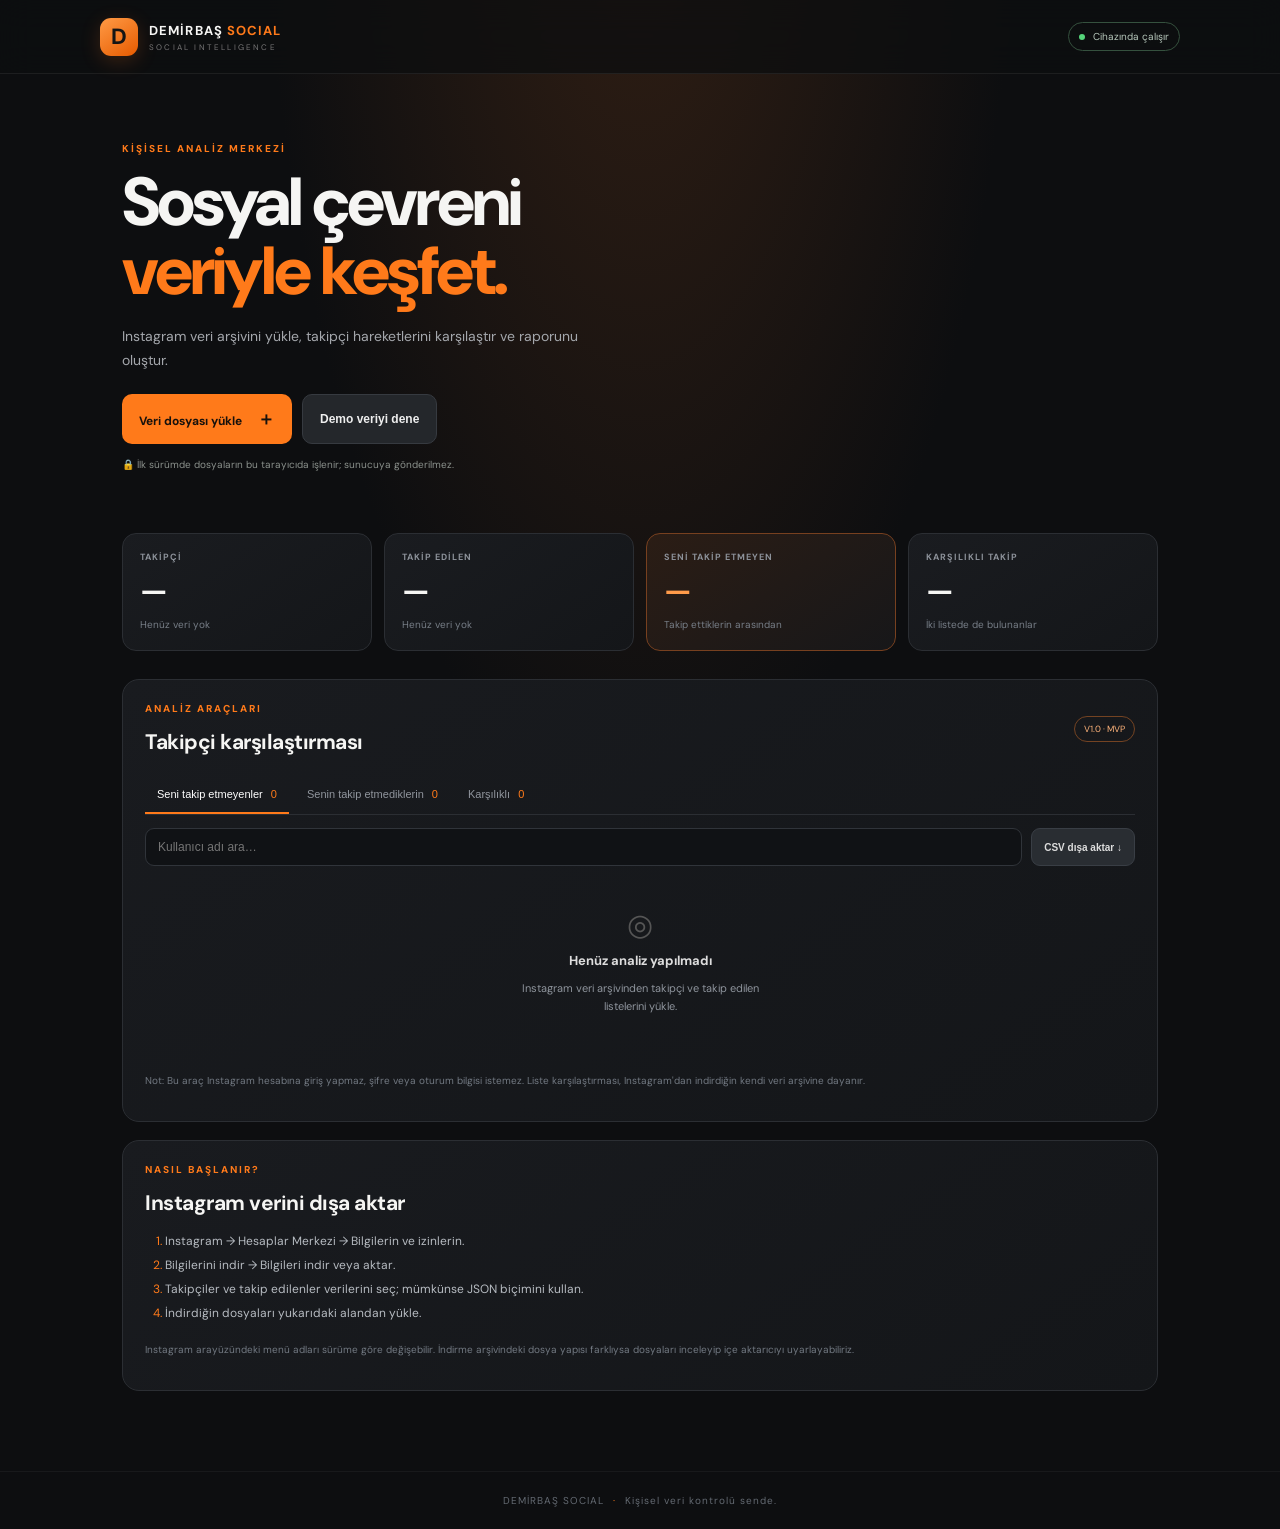
<file: DEMIRBAS-SOCIAL/index.html>
<!doctype html>
<html lang="tr">
<head>
  <meta charset="utf-8">
  <meta name="viewport" content="width=device-width,initial-scale=1,viewport-fit=cover">
  <meta name="theme-color" content="#111111">
  <meta name="description" content="DEMİRBAŞ SOCIAL — kişisel sosyal medya analiz merkezi">
  <link rel="manifest" href="manifest.webmanifest">
  <link rel="icon" href="icon.svg" type="image/svg+xml">
  <link rel="stylesheet" href="styles.css">
  <title>DEMİRBAŞ SOCIAL</title>
</head>
<body>
  <header class="topbar">
    <div class="brand"><span class="brand-mark">D</span><div><strong>DEMİRBAŞ <em>SOCIAL</em></strong><small>SOCIAL INTELLIGENCE</small></div></div>
    <span class="local-pill"><i></i> Cihazında çalışır</span>
  </header>

  <main>
    <section class="hero">
      <p class="eyebrow">KİŞİSEL ANALİZ MERKEZİ</p>
      <h1>Sosyal çevreni<br><span>veriyle keşfet.</span></h1>
      <p class="sub">Instagram veri arşivini yükle, takipçi hareketlerini karşılaştır ve raporunu oluştur.</p>
      <div class="actions">
        <label class="primary-btn" for="fileInput">Veri dosyası yükle <b>＋</b></label>
        <input id="fileInput" type="file" accept=".json,.html,.htm,.csv,.txt" multiple hidden>
        <button class="secondary-btn" id="demoBtn">Demo veriyi dene</button>
      </div>
      <p class="privacy-note">🔒 İlk sürümde dosyaların bu tarayıcıda işlenir; sunucuya gönderilmez.</p>
    </section>

    <section class="stats">
      <article class="stat-card"><span>TAKİPÇİ</span><strong id="followersCount">—</strong><small id="followersHint">Henüz veri yok</small></article>
      <article class="stat-card"><span>TAKİP EDİLEN</span><strong id="followingCount">—</strong><small id="followingHint">Henüz veri yok</small></article>
      <article class="stat-card accent-card"><span>SENİ TAKİP ETMEYEN</span><strong id="notFollowingBack">—</strong><small>Takip ettiklerin arasından</small></article>
      <article class="stat-card"><span>KARŞILIKLI TAKİP</span><strong id="mutualCount">—</strong><small>İki listede de bulunanlar</small></article>
    </section>

    <section class="panel">
      <div class="section-head"><div><p class="eyebrow">ANALİZ ARAÇLARI</p><h2>Takipçi karşılaştırması</h2></div><span class="tag">V1.0 · MVP</span></div>
      <div class="tabs" role="tablist">
        <button class="tab active" data-tab="notback">Seni takip etmeyenler <span id="notbackTabCount">0</span></button>
        <button class="tab" data-tab="fans">Senin takip etmediklerin <span id="fansTabCount">0</span></button>
        <button class="tab" data-tab="mutual">Karşılıklı <span id="mutualTabCount">0</span></button>
      </div>
      <div class="list-toolbar"><input id="searchInput" type="search" placeholder="Kullanıcı adı ara…"><button id="exportBtn" class="export-btn">CSV dışa aktar ↓</button></div>
      <div id="resultList" class="result-list"><div class="empty"><span>◎</span><strong>Henüz analiz yapılmadı</strong><p>Instagram veri arşivinden takipçi ve takip edilen listelerini yükle.</p></div></div>
      <p class="footnote">Not: Bu araç Instagram hesabına giriş yapmaz, şifre veya oturum bilgisi istemez. Liste karşılaştırması, Instagram'dan indirdiğin kendi veri arşivine dayanır.</p>
    </section>

    <section class="howto">
      <p class="eyebrow">NASIL BAŞLANIR?</p>
      <h2>Instagram verini dışa aktar</h2>
      <ol>
        <li>Instagram → Hesaplar Merkezi → Bilgilerin ve izinlerin.</li>
        <li>Bilgilerini indir → Bilgileri indir veya aktar.</li>
        <li>Takipçiler ve takip edilenler verilerini seç; mümkünse JSON biçimini kullan.</li>
        <li>İndirdiğin dosyaları yukarıdaki alandan yükle.</li>
      </ol>
      <p class="footnote">Instagram arayüzündeki menü adları sürüme göre değişebilir. İndirme arşivindeki dosya yapısı farklıysa dosyaları inceleyip içe aktarıcıyı uyarlayabiliriz.</p>
    </section>
  </main>
  <footer>DEMİRBAŞ SOCIAL <span>·</span> Kişisel veri kontrolü sende.</footer>
  <script src="app.js"></script>
  <script>
    if ("serviceWorker" in navigator) window.addEventListener("load", () => navigator.serviceWorker.register("./sw.js").catch(()=>{}));
  </script>
</body>
</html>
</file>
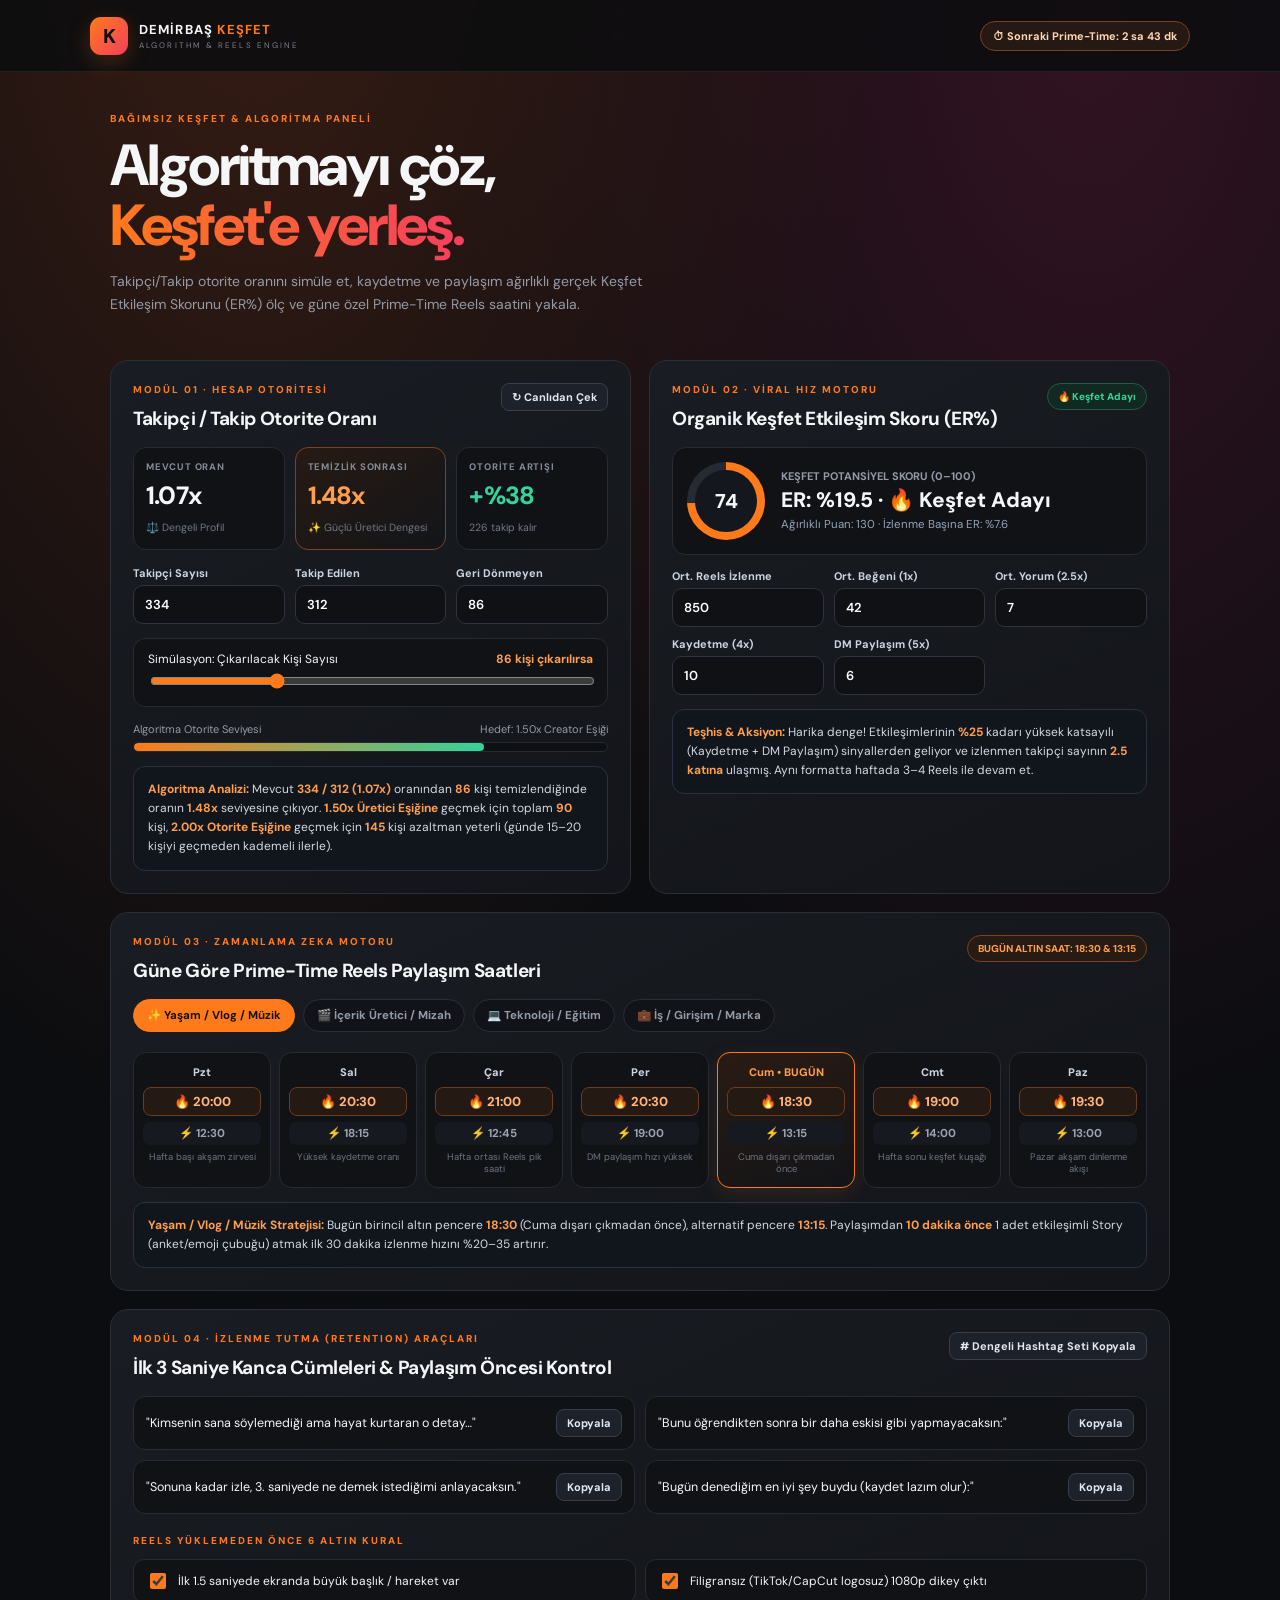
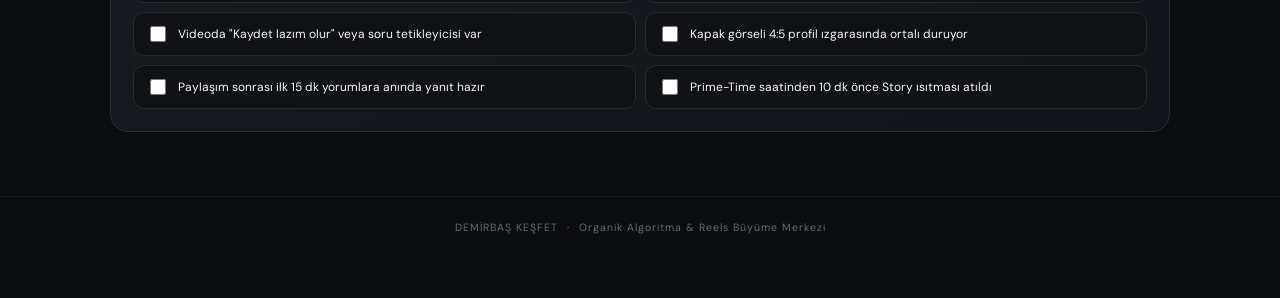
<file: kesfet/index.html>
<!doctype html>
<html lang="tr">
<head>
  <meta charset="utf-8">
  <meta name="viewport" content="width=device-width,initial-scale=1,maximum-scale=1,user-scalable=no,viewport-fit=cover">
  <meta name="apple-mobile-web-app-capable" content="yes">
  <meta name="apple-mobile-web-app-status-bar-style" content="black-translucent">
  <meta name="apple-mobile-web-app-title" content="D KEŞFET">
  <meta name="theme-color" content="#111216">
  <meta name="description" content="DEMİRBAŞ KEŞFET — Takipçi/Takip Otorite Oranı, Organik Keşfet Skoru (ER%) ve Prime-Time Reels Planlayıcı">
  <link rel="manifest" href="manifest.webmanifest">
  <link rel="icon" href="icon.svg" type="image/svg+xml">
  <link rel="apple-touch-icon" href="icon.svg">
  <link rel="stylesheet" href="styles.css">
  <title>DEMİRBAŞ KEŞFET — Algoritma Motoru</title>
</head>
<body>
  <header class="topbar">
    <div class="brand">
      <span class="brand-mark">K</span>
      <div>
        <strong>DEMİRBAŞ <em>KEŞFET</em></strong>
        <small>ALGORITHM &amp; REELS ENGINE</small>
      </div>
    </div>
    <div class="countdown-pill" id="nextSlotPill">⏱ Prime-Time hesaplanıyor…</div>
  </header>

  <main>
    <section class="hero">
      <p class="eyebrow">BAĞIMSIZ KEŞFET &amp; ALGORİTMA PANELİ</p>
      <h1>Algoritmayı çöz,<br><span>Keşfet'e yerleş.</span></h1>
      <p class="sub">
        Takipçi/Takip otorite oranını simüle et, kaydetme ve paylaşım ağırlıklı gerçek Keşfet Etkileşim Skorunu (ER%) ölç ve güne özel Prime-Time Reels saatini yakala.
      </p>
    </section>

    <div class="grid-2">
      <!-- 1. MODÜL: TAKİPÇİ / TAKİP OTORİTE ORANI SİMÜLATÖRÜ -->
      <section class="panel">
        <div class="section-head">
          <div>
            <p class="eyebrow">MODÜL 01 · HESAP OTORİTESİ</p>
            <h2>Takipçi / Takip Otorite Oranı</h2>
          </div>
          <button class="copy-btn" id="syncBridgeBtn" type="button">↻ Canlıdan Çek</button>
        </div>

        <div class="kpi-row">
          <div class="kpi">
            <span>MEVCUT ORAN</span>
            <strong id="curRatioText">1.07x</strong>
            <small id="curTierText">Dengeli Hesap</small>
          </div>
          <div class="kpi highlight">
            <span>TEMİZLİK SONRASI</span>
            <strong id="targetRatioText">1.48x</strong>
            <small id="targetTierText">Yükselen Üretici</small>
          </div>
          <div class="kpi">
            <span>OTORİTE ARTIŞI</span>
            <strong id="gainPctText" style="color:var(--green);">+%38</strong>
            <small id="cleanRemainText">226 takip kalır</small>
          </div>
        </div>

        <div class="field-grid">
          <div>
            <label class="lbl" for="inpFollowers">Takipçi Sayısı</label>
            <input class="inp" id="inpFollowers" type="number" min="1" value="334">
          </div>
          <div>
            <label class="lbl" for="inpFollowing">Takip Edilen</label>
            <input class="inp" id="inpFollowing" type="number" min="1" value="312">
          </div>
          <div>
            <label class="lbl" for="inpNonBack">Geri Dönmeyen</label>
            <input class="inp" id="inpNonBack" type="number" min="0" value="86">
          </div>
        </div>

        <div class="slider-box">
          <div style="display:flex;justify-content:space-between;font-size:12px;">
            <span>Simülasyon: Çıkarılacak Kişi Sayısı</span>
            <strong id="sliderValLabel" style="color:var(--orange2);">86 kişi</strong>
          </div>
          <input type="range" id="unfollowSlider" min="0" max="312" value="86">
        </div>

        <div class="meter-wrap">
          <div class="meter-labels">
            <span>Algoritma Otorite Seviyesi</span>
            <span id="meterRightLabel">Hedef: 1.50x Creator Eşiği</span>
          </div>
          <div class="meter-track">
            <div class="meter-fill" id="ratioMeterFill" style="width:74%;"></div>
          </div>
        </div>

        <div class="advice-card" id="ratioAdvice"></div>
      </section>

      <!-- 2. MODÜL: AĞIRLIKLI ORGANİK KEŞFET SKORU (ER%) -->
      <section class="panel">
        <div class="section-head">
          <div>
            <p class="eyebrow">MODÜL 02 · VİRAL HIZ MOTORU</p>
            <h2>Organik Keşfet Etkileşim Skoru (ER%)</h2>
          </div>
          <span class="badge green" id="erBadge">ANALİZ HAZIR</span>
        </div>

        <div class="score-dial">
          <div class="score-circle" id="scoreCircle">
            <div class="score-inner" id="viralScoreNum">78</div>
          </div>
          <div>
            <div style="font-size:11px;color:var(--muted);font-weight:700;">KEŞFET POTANSİYEL SKORU (0–100)</div>
            <div style="font-size:21px;font-weight:800;margin:3px 0;" id="erHeadline">ER: %19.5 · 🔥 Keşfet Adayı</div>
            <div style="font-size:11.5px;color:#94a3b8;" id="weightedBreakdown">Kaydetme (4x) ve Paylaşım (5x) katsayılı hesap</div>
          </div>
        </div>

        <div class="field-grid">
          <div>
            <label class="lbl" for="inpPlays">Ort. Reels İzlenme</label>
            <input class="inp" id="inpPlays" type="number" min="0" value="850">
          </div>
          <div>
            <label class="lbl" for="inpLikes">Ort. Beğeni (1x)</label>
            <input class="inp" id="inpLikes" type="number" min="0" value="42">
          </div>
          <div>
            <label class="lbl" for="inpComments">Ort. Yorum (2.5x)</label>
            <input class="inp" id="inpComments" type="number" min="0" value="7">
          </div>
          <div>
            <label class="lbl" for="inpSaves">Kaydetme (4x)</label>
            <input class="inp" id="inpSaves" type="number" min="0" value="10">
          </div>
          <div>
            <label class="lbl" for="inpShares">DM Paylaşım (5x)</label>
            <input class="inp" id="inpShares" type="number" min="0" value="6">
          </div>
        </div>

        <div class="advice-card" id="erAdvice"></div>
      </section>
    </div>

    <!-- 3. MODÜL: GÜNE GÖRE PRIME-TIME REELS PAYLAŞIM SAATİ ÖNERİCİSİ -->
    <section class="panel">
      <div class="section-head">
        <div>
          <p class="eyebrow">MODÜL 03 · ZAMANLAMA ZEKA MOTORU</p>
          <h2>Güne Göre Prime-Time Reels Paylaşım Saatleri</h2>
        </div>
        <span class="badge" id="todayPrimeBadge">BUGÜN: —</span>
      </div>

      <div class="niche-tabs" id="nicheTabs">
        <button class="niche-btn active" data-niche="lifestyle" type="button">✨ Yaşam / Vlog / Müzik</button>
        <button class="niche-btn" data-niche="creator" type="button">🎬 İçerik Üretici / Mizah</button>
        <button class="niche-btn" data-niche="tech" type="button">💻 Teknoloji / Eğitim</button>
        <button class="niche-btn" data-niche="business" type="button">💼 İş / Girişim / Marka</button>
      </div>

      <div class="week-grid" id="weekGrid"></div>

      <div class="advice-card" id="timingAdvice"></div>
    </section>

    <!-- 4. MODÜL: İLK 3 SANİYE KANCA (HOOK) & KEŞFET KONTROL LİSTESİ -->
    <section class="panel">
      <div class="section-head">
        <div>
          <p class="eyebrow">MODÜL 04 · İZLENME TUTMA (RETENTION) ARAÇLARI</p>
          <h2>İlk 3 Saniye Kanca Cümleleri &amp; Paylaşım Öncesi Kontrol</h2>
        </div>
        <button class="copy-btn" id="copyHashtagsBtn" type="button"># Dengeli Hashtag Seti Kopyala</button>
      </div>

      <div class="hook-list" id="hookList"></div>

      <p class="eyebrow" style="margin-top:20px;">REELS YÜKLEMEDEN ÖNCE 6 ALTIN KURAL</p>
      <div class="checklist" id="prePostChecklist">
        <label class="chk-row"><input type="checkbox" checked> İlk 1.5 saniyede ekranda büyük başlık / hareket var</label>
        <label class="chk-row"><input type="checkbox" checked> Filigransız (TikTok/CapCut logosuz) 1080p dikey çıktı</label>
        <label class="chk-row"><input type="checkbox"> Videoda "Kaydet lazım olur" veya soru tetikleyicisi var</label>
        <label class="chk-row"><input type="checkbox"> Kapak görseli 4:5 profil ızgarasında ortalı duruyor</label>
        <label class="chk-row"><input type="checkbox"> Paylaşım sonrası ilk 15 dk yorumlara anında yanıt hazır</label>
        <label class="chk-row"><input type="checkbox"> Prime-Time saatinden 10 dk önce Story ısıtması atıldı</label>
      </div>
    </section>
  </main>

  <footer>DEMİRBAŞ KEŞFET <span>·</span> Organik Algoritma &amp; Reels Büyüme Merkezi</footer>

  <script src="app.js"></script>
  <script>
    if ("serviceWorker" in navigator) {
      window.addEventListener("load", () => navigator.serviceWorker.register("./sw.js").catch(() => {}));
    }
  </script>
</body>
</html>
</file>
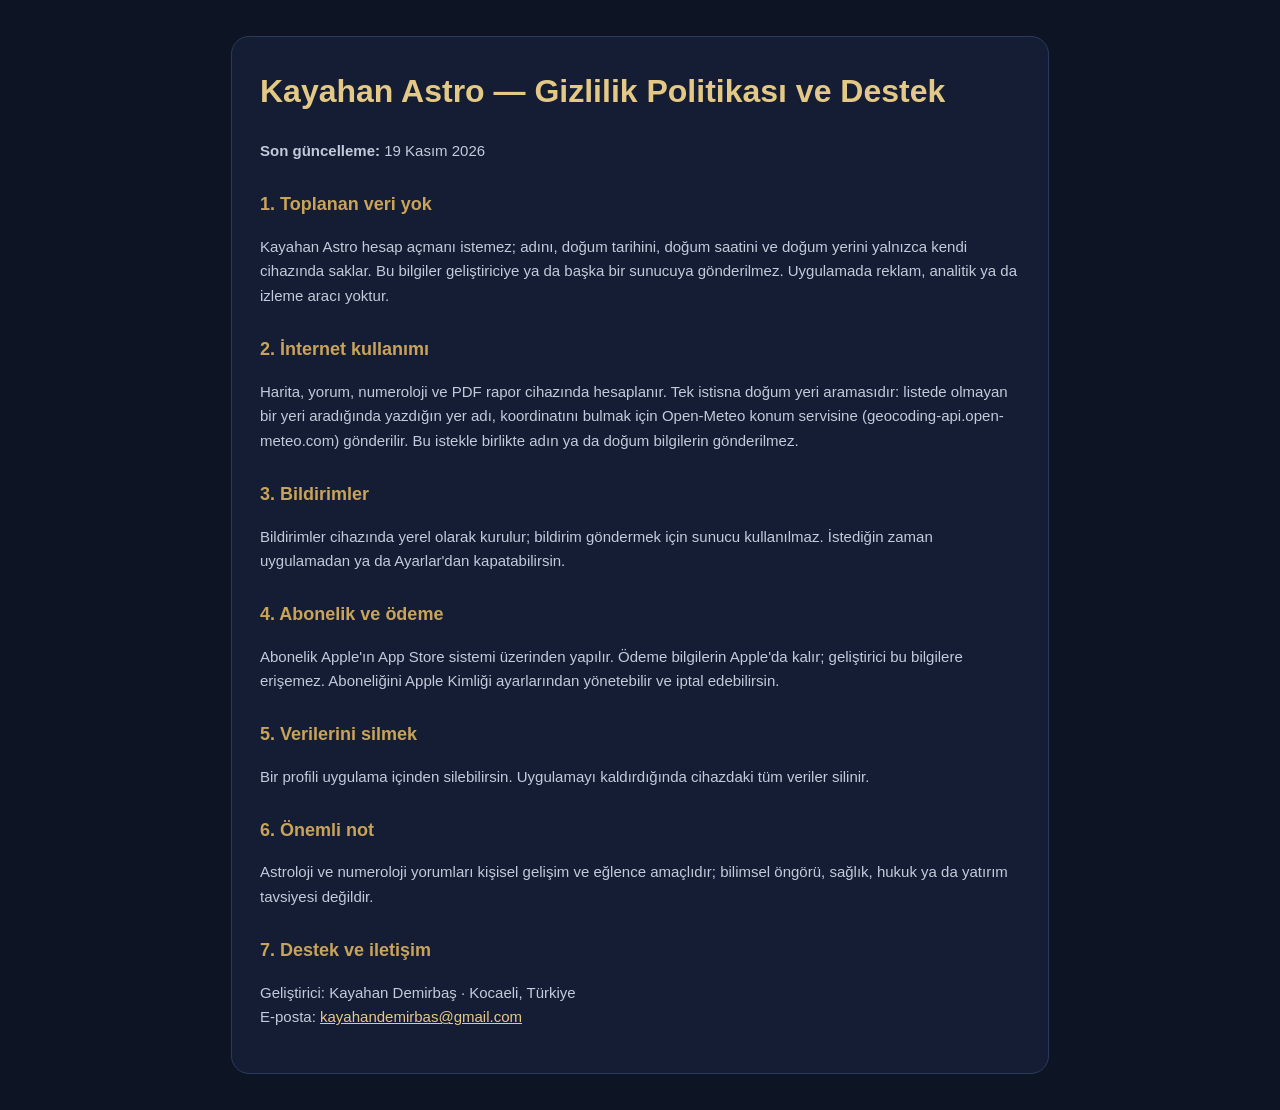
<file: astro-gizlilik.html>
<!doctype html>
<html lang="tr"><head><meta charset="utf-8"><meta name="viewport" content="width=device-width,initial-scale=1">
<title>Kayahan Astro — Gizlilik Politikası ve Destek</title>
<style>body{margin:0;background:#0d1424;color:#e8e4d8;font-family:-apple-system,BlinkMacSystemFont,"Segoe UI",Roboto,sans-serif;line-height:1.65;padding:36px 20px}main{max-width:760px;margin:auto;background:#141d33;border:1px solid #2b3a5c;border-radius:18px;padding:28px}h1{color:#e4c886;margin-top:0;font-weight:600}h2{color:#c9a35a;font-size:18px;margin-top:26px}p,li{color:#c3cadb;font-size:15px}a{color:#e4c886}</style></head>
<body><main>
<h1>Kayahan Astro — Gizlilik Politikası ve Destek</h1>
<p><strong>Son güncelleme:</strong> 19 Kasım 2026</p>
<h2>1. Toplanan veri yok</h2>
<p>Kayahan Astro hesap açmanı istemez; adını, doğum tarihini, doğum saatini ve doğum yerini yalnızca kendi cihazında saklar. Bu bilgiler geliştiriciye ya da başka bir sunucuya gönderilmez. Uygulamada reklam, analitik ya da izleme aracı yoktur.</p>
<h2>2. İnternet kullanımı</h2>
<p>Harita, yorum, numeroloji ve PDF rapor cihazında hesaplanır. Tek istisna doğum yeri aramasıdır: listede olmayan bir yeri aradığında yazdığın yer adı, koordinatını bulmak için Open-Meteo konum servisine (geocoding-api.open-meteo.com) gönderilir. Bu istekle birlikte adın ya da doğum bilgilerin gönderilmez.</p>
<h2>3. Bildirimler</h2>
<p>Bildirimler cihazında yerel olarak kurulur; bildirim göndermek için sunucu kullanılmaz. İstediğin zaman uygulamadan ya da Ayarlar'dan kapatabilirsin.</p>
<h2>4. Abonelik ve ödeme</h2>
<p>Abonelik Apple'ın App Store sistemi üzerinden yapılır. Ödeme bilgilerin Apple'da kalır; geliştirici bu bilgilere erişemez. Aboneliğini Apple Kimliği ayarlarından yönetebilir ve iptal edebilirsin.</p>
<h2>5. Verilerini silmek</h2>
<p>Bir profili uygulama içinden silebilirsin. Uygulamayı kaldırdığında cihazdaki tüm veriler silinir.</p>
<h2>6. Önemli not</h2>
<p>Astroloji ve numeroloji yorumları kişisel gelişim ve eğlence amaçlıdır; bilimsel öngörü, sağlık, hukuk ya da yatırım tavsiyesi değildir.</p>
<h2>7. Destek ve iletişim</h2>
<p>Geliştirici: Kayahan Demirbaş · Kocaeli, Türkiye<br>E-posta: <a href="mailto:kayahandemirbas@gmail.com">kayahandemirbas@gmail.com</a></p>
</main></body></html>
</file>
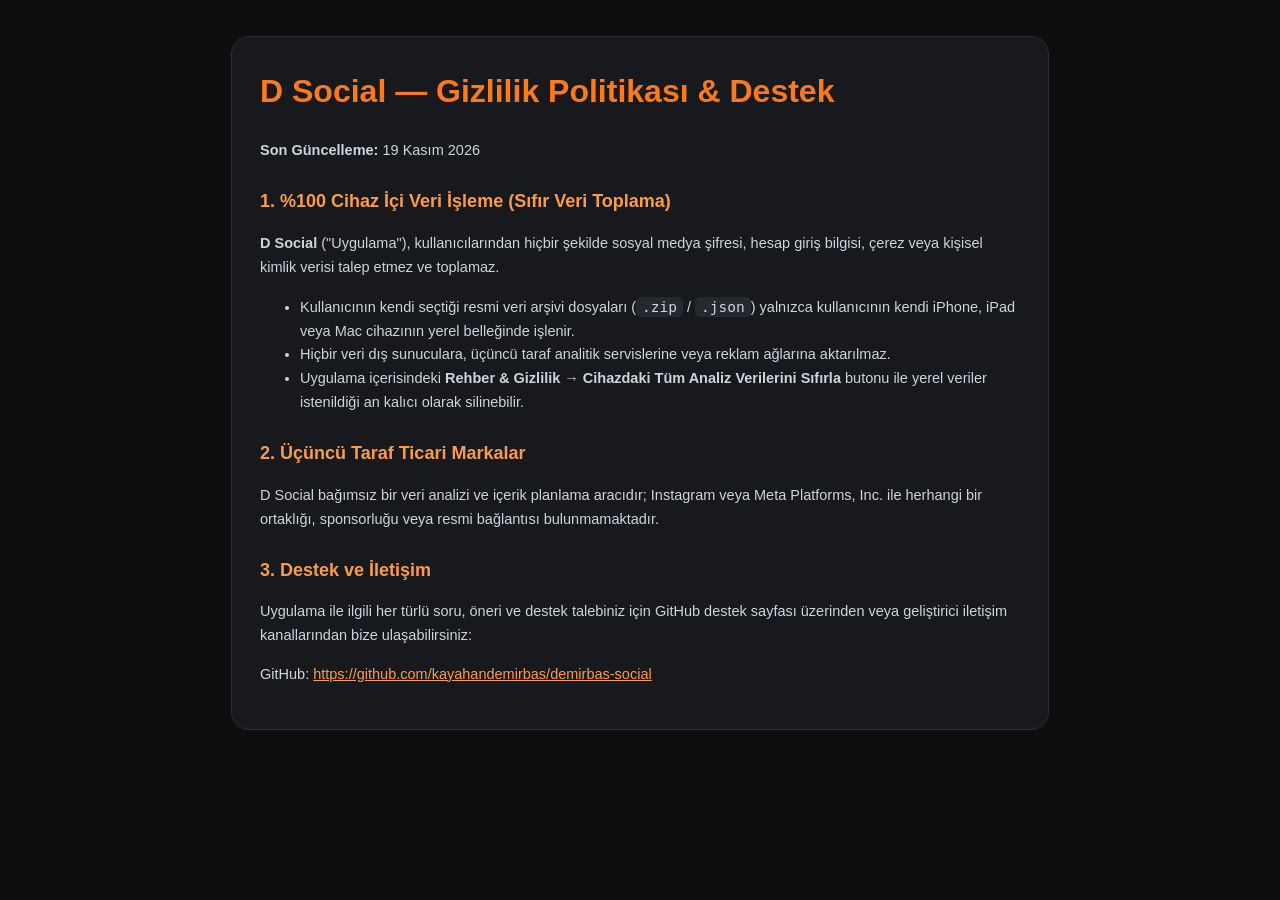
<file: privacy.html>
<!doctype html>
<html lang="tr">
<head>
  <meta charset="utf-8">
  <meta name="viewport" content="width=device-width,initial-scale=1">
  <title>D Social — Gizlilik Politikası ve Destek</title>
  <style>
    body { margin:0; background:#0d0e10; color:#f5f5f3; font-family:-apple-system,BlinkMacSystemFont,"Segoe UI",Roboto,sans-serif; line-height:1.65; padding:36px 20px; }
    main { max-width:760px; margin:auto; background:#17191c; border:1px solid #2b2e33; border-radius:18px; padding:28px; }
    h1 { color:#ff7a1a; margin-top:0; }
    h2 { color:#ff9b4a; font-size:18px; margin-top:24px; }
    p, li { color:#cbd5e1; font-size:14.5px; }
    code { background:#242830; padding:2px 6px; border-radius:5px; }
  </style>
</head>
<body>
  <main>
    <h1>D Social — Gizlilik Politikası &amp; Destek</h1>
    <p><strong>Son Güncelleme:</strong> 19 Kasım 2026</p>

    <h2>1. %100 Cihaz İçi Veri İşleme (Sıfır Veri Toplama)</h2>
    <p><strong>D Social</strong> ("Uygulama"), kullanıcılarından hiçbir şekilde sosyal medya şifresi, hesap giriş bilgisi, çerez veya kişisel kimlik verisi talep etmez ve toplamaz.</p>
    <ul>
      <li>Kullanıcının kendi seçtiği resmi veri arşivi dosyaları (<code>.zip</code> / <code>.json</code>) yalnızca kullanıcının kendi iPhone, iPad veya Mac cihazının yerel belleğinde işlenir.</li>
      <li>Hiçbir veri dış sunuculara, üçüncü taraf analitik servislerine veya reklam ağlarına aktarılmaz.</li>
      <li>Uygulama içerisindeki <strong>Rehber &amp; Gizlilik → Cihazdaki Tüm Analiz Verilerini Sıfırla</strong> butonu ile yerel veriler istenildiği an kalıcı olarak silinebilir.</li>
    </ul>

    <h2>2. Üçüncü Taraf Ticari Markalar</h2>
    <p>D Social bağımsız bir veri analizi ve içerik planlama aracıdır; Instagram veya Meta Platforms, Inc. ile herhangi bir ortaklığı, sponsorluğu veya resmi bağlantısı bulunmamaktadır.</p>

    <h2>3. Destek ve İletişim</h2>
    <p>Uygulama ile ilgili her türlü soru, öneri ve destek talebiniz için GitHub destek sayfası üzerinden veya geliştirici iletişim kanallarından bize ulaşabilirsiniz:</p>
    <p>GitHub: <a href="https://github.com/kayahandemirbas/demirbas-social" style="color:#ff9b4a;">https://github.com/kayahandemirbas/demirbas-social</a></p>
  </main>
</body>
</html>
</file>
<file: DEMIRBAS-SOCIAL/styles.css>
@import url('https://fonts.googleapis.com/css2?family=DM+Sans:wght@400;500;600;700;800&display=swap');
:root{--bg:#0d0e10;--panel:#17191c;--panel2:#1d2024;--line:#2b2e33;--text:#f5f5f3;--muted:#969ba3;--orange:#ff7a1a;--orange2:#ff9b4a}
*{box-sizing:border-box}body{margin:0;background:radial-gradient(ellipse at 50% -15%,#342014 0%,var(--bg) 42%);color:var(--text);font-family:"DM Sans",-apple-system,BlinkMacSystemFont,sans-serif;min-height:100vh}
.topbar{height:74px;border-bottom:1px solid #ffffff12;display:flex;align-items:center;justify-content:space-between;padding:0 max(20px,calc((100vw - 1080px)/2));background:#0d0e10c9;backdrop-filter:blur(16px);position:sticky;top:0;z-index:5}
.brand{display:flex;align-items:center;gap:11px}.brand-mark{width:38px;height:38px;border-radius:11px;background:linear-gradient(145deg,#ff9a45,#e65b00);display:grid;place-items:center;font-weight:800;font-size:22px;color:#151515;box-shadow:0 5px 20px #ff7a1a30}.brand strong{display:block;font-size:13px;letter-spacing:1.1px}.brand em{font-style:normal;color:var(--orange)}.brand small{display:block;color:#777;font-size:8px;letter-spacing:2.2px;margin-top:3px}.local-pill{font-size:10px;color:#b7c9bc;border:1px solid #35513e;border-radius:30px;padding:7px 10px}.local-pill i{display:inline-block;width:6px;height:6px;border-radius:50%;background:#55d47a;margin-right:5px}
main{max-width:1080px;margin:auto;padding:50px 22px 80px}.hero{padding:18px 0 38px}.eyebrow{font-size:10px;letter-spacing:2px;color:var(--orange);font-weight:800;margin:0 0 13px}.hero h1{font-size:clamp(38px,8vw,68px);line-height:1.02;letter-spacing:-3px;margin:0;font-weight:800}.hero h1 span{color:var(--orange)}.sub{color:#a4a7ac;max-width:490px;font-size:14px;line-height:1.7;margin:18px 0 22px}.actions{display:flex;gap:10px;flex-wrap:wrap}.primary-btn,.secondary-btn{border:0;border-radius:10px;padding:13px 17px;font-weight:700;font-size:12px;cursor:pointer}.primary-btn{background:var(--orange);color:#17110c}.primary-btn b{font-size:18px;margin-left:12px}.secondary-btn{background:#24272b;color:#eee;border:1px solid #363a40}.privacy-note{font-size:10px;color:#8b918c;margin-top:14px}
.stats{display:grid;grid-template-columns:repeat(4,1fr);gap:12px;margin:14px 0 28px}.stat-card{background:linear-gradient(145deg,#1a1c20,#141619);border:1px solid var(--line);border-radius:14px;padding:17px;min-height:112px}.stat-card span{display:block;color:#8d929a;font-size:9px;letter-spacing:1px;font-weight:700}.stat-card strong{display:block;font-size:30px;letter-spacing:-1px;margin:8px 0 2px}.stat-card small{font-size:10px;color:#777e87}.accent-card{border-color:#77401f;background:linear-gradient(145deg,#2b1d15,#171719)}.accent-card strong{color:var(--orange2)}
.panel,.howto{background:linear-gradient(145deg,#191b1f,#141619);border:1px solid var(--line);border-radius:17px;padding:22px;margin-top:18px}.section-head{display:flex;justify-content:space-between;align-items:center;gap:10px}.section-head h2,.howto h2{font-size:21px;margin:0;letter-spacing:-.5px}.tag{font-size:9px;color:#ffb47b;border:1px solid #744322;border-radius:30px;padding:6px 9px}.tabs{display:flex;gap:6px;overflow:auto;margin:22px 0 13px;border-bottom:1px solid var(--line)}.tab{white-space:nowrap;border:0;background:none;color:#90959d;padding:10px 12px 12px;font-size:11px;cursor:pointer;border-bottom:2px solid transparent}.tab.active{color:#fff;border-color:var(--orange)}.tab span{color:var(--orange);margin-left:5px}.list-toolbar{display:flex;gap:9px}.list-toolbar input{flex:1;min-width:0;background:#101215;border:1px solid #30343a;border-radius:9px;padding:11px 12px;color:#fff;font-size:12px;outline:none}.list-toolbar input:focus{border-color:var(--orange)}.export-btn{background:#292d32;color:#ddd;border:1px solid #393e45;border-radius:9px;padding:0 12px;font-size:10px;font-weight:700}.result-list{min-height:190px;padding-top:12px}.empty{display:flex;align-items:center;justify-content:center;flex-direction:column;text-align:center;padding:27px 10px;color:#8e949c}.empty span{font-size:30px;color:#555;margin-bottom:8px}.empty strong{color:#ddd;font-size:13px}.empty p{font-size:11px;max-width:280px;line-height:1.6}.user-row{display:flex;align-items:center;justify-content:space-between;padding:11px 5px;border-bottom:1px solid #ffffff0c;font-size:12px}.user-row a{color:#ff9b4a;text-decoration:none}.user-row small{color:#737982}.footnote{font-size:10px;line-height:1.6;color:#727982;margin-top:17px}.howto{margin-top:18px}.howto ol{padding-left:20px;color:#b6bbc1;font-size:12px;line-height:2}.howto li::marker{color:var(--orange)}footer{text-align:center;color:#646a72;font-size:10px;letter-spacing:1px;padding:22px;border-top:1px solid #ffffff0c}footer span{color:var(--orange);padding:0 5px}
@media(max-width:650px){.topbar{height:65px;padding:0 16px}.local-pill{font-size:9px}main{padding:34px 15px 55px}.hero h1{letter-spacing:-2px}.stats{grid-template-columns:repeat(2,1fr);gap:8px}.stat-card{padding:13px;min-height:100px}.stat-card strong{font-size:26px}.panel,.howto{padding:16px}.section-head h2{font-size:18px}.tabs{margin-top:17px}.tab{font-size:10px;padding-left:7px;padding-right:7px}.list-toolbar{flex-direction:column}.export-btn{padding:11px}.brand strong{font-size:11px}}
</file>
<file: kesfet/styles.css>
@import url('https://fonts.googleapis.com/css2?family=DM+Sans:wght@400;500;600;700;800&display=swap');

:root {
  --bg: #0c0d10;
  --panel: #16181d;
  --panel2: #1e2128;
  --line: #2a2e37;
  --text: #f5f6f8;
  --muted: #949aa6;
  --orange: #ff7a1a;
  --orange2: #ff9f4d;
  --rose: #f43f5e;
  --green: #34d399;
  --amber: #fbbf24;
}

* { box-sizing: border-box; -webkit-tap-highlight-color: transparent; }

body {
  margin: 0;
  background:
    radial-gradient(ellipse at 20% -10%, #3a1d14 0%, transparent 45%),
    radial-gradient(ellipse at 85% 0%, #331322 0%, transparent 42%),
    var(--bg);
  color: var(--text);
  font-family: "DM Sans", -apple-system, BlinkMacSystemFont, sans-serif;
  min-height: 100vh;
  padding-top: env(safe-area-inset-top);
  padding-bottom: calc(env(safe-area-inset-bottom) + 40px);
}

.topbar {
  height: 72px;
  border-bottom: 1px solid #ffffff12;
  display: flex;
  align-items: center;
  justify-content: space-between;
  padding: 0 max(18px, calc((100vw - 1100px) / 2));
  background: rgba(12, 13, 16, 0.86);
  backdrop-filter: blur(16px);
  -webkit-backdrop-filter: blur(16px);
  position: sticky;
  top: 0;
  z-index: 30;
}

.brand { display: flex; align-items: center; gap: 11px; }
.brand-mark {
  width: 38px;
  height: 38px;
  border-radius: 11px;
  background: linear-gradient(135deg, var(--orange), var(--rose));
  display: grid;
  place-items: center;
  font-weight: 800;
  font-size: 20px;
  color: #120d0c;
  box-shadow: 0 6px 22px #ff7a1a38;
}
.brand strong { display: block; font-size: 13px; letter-spacing: 1.1px; }
.brand em { font-style: normal; color: var(--orange); }
.brand small { display: block; color: #7b818f; font-size: 8px; letter-spacing: 2.1px; margin-top: 2px; }

.countdown-pill {
  font-size: 11px;
  font-weight: 700;
  color: #ffd5b5;
  background: #261913;
  border: 1px solid #78401e;
  border-radius: 999px;
  padding: 7px 12px;
}

main { max-width: 1100px; margin: auto; padding: 34px 20px 64px; }

.hero { padding: 6px 0 26px; }
.eyebrow { font-size: 10px; letter-spacing: 2px; color: var(--orange); font-weight: 800; margin: 0 0 10px; }
.hero h1 { font-size: clamp(32px, 7vw, 58px); line-height: 1.04; letter-spacing: -2.2px; margin: 0; font-weight: 800; }
.hero h1 span {
  background: linear-gradient(90deg, var(--orange), var(--rose));
  -webkit-background-clip: text;
  -webkit-text-fill-color: transparent;
}
.sub { color: var(--muted); max-width: 580px; font-size: 14px; line-height: 1.65; margin: 14px 0 0; }

.grid-2 { display: grid; grid-template-columns: 1fr 1fr; gap: 18px; margin-top: 18px; }
.panel {
  background: linear-gradient(155deg, #191c22, #13151a);
  border: 1px solid var(--line);
  border-radius: 18px;
  padding: 22px;
  margin-top: 18px;
}
.grid-2 .panel { margin-top: 0; }

.section-head { display: flex; justify-content: space-between; align-items: flex-start; gap: 10px; margin-bottom: 16px; }
.section-head h2 { font-size: 19px; margin: 4px 0 0; letter-spacing: -0.4px; }
.badge {
  font-size: 10px;
  font-weight: 800;
  padding: 6px 10px;
  border-radius: 999px;
  background: #281b14;
  border: 1px solid #7c431e;
  color: var(--orange2);
  white-space: nowrap;
}
.badge.green { background: #112920; border-color: #215c44; color: var(--green); }

.kpi-row { display: grid; grid-template-columns: repeat(3, 1fr); gap: 10px; margin-bottom: 16px; }
.kpi {
  background: #101216;
  border: 1px solid #262a33;
  border-radius: 13px;
  padding: 13px 12px;
}
.kpi span { display: block; font-size: 9.5px; font-weight: 700; color: #858c99; letter-spacing: 0.8px; }
.kpi strong { display: block; font-size: 25px; font-weight: 800; margin: 6px 0 3px; letter-spacing: -0.8px; }
.kpi small { font-size: 10.5px; color: #717885; }
.kpi.highlight { border-color: #7c431e; background: linear-gradient(145deg, #271a13, #131519); }
.kpi.highlight strong { color: var(--orange2); }

.field-grid { display: grid; grid-template-columns: repeat(auto-fit, minmax(125px, 1fr)); gap: 10px; }
label.lbl { display: block; font-size: 11px; font-weight: 700; color: #cbd5e1; margin-bottom: 5px; }
.inp, select.inp {
  width: 100%;
  background: #0f1115;
  border: 1px solid #2e333e;
  border-radius: 10px;
  padding: 10px 11px;
  color: #fff;
  font-size: 13px;
  font-weight: 600;
  outline: none;
  font-family: inherit;
}
.inp:focus { border-color: var(--orange); }

.meter-wrap { margin-top: 15px; }
.meter-labels { display: flex; justify-content: space-between; font-size: 11px; color: var(--muted); margin-bottom: 6px; }
.meter-track {
  height: 10px;
  background: #0e1014;
  border-radius: 999px;
  overflow: hidden;
  border: 1px solid #262a33;
}
.meter-fill {
  height: 100%;
  background: linear-gradient(90deg, var(--orange), var(--green));
  border-radius: 999px;
  transition: width 0.25s ease;
}

.slider-box {
  margin-top: 14px;
  padding: 12px 14px;
  background: #101216;
  border: 1px solid #262a33;
  border-radius: 12px;
}
input[type="range"] { width: 100%; accent-color: var(--orange); margin-top: 6px; }

.advice-card {
  margin-top: 14px;
  padding: 13px 14px;
  border-radius: 12px;
  background: #11161d;
  border: 1px solid #293242;
  font-size: 12px;
  line-height: 1.6;
  color: #d3d9e3;
}
.advice-card strong { color: var(--orange2); }

.score-dial {
  display: flex;
  align-items: center;
  gap: 16px;
  padding: 14px;
  background: #101216;
  border: 1px solid #262a33;
  border-radius: 14px;
  margin-bottom: 14px;
}
.score-circle {
  width: 78px;
  height: 78px;
  border-radius: 50%;
  background: conic-gradient(var(--orange) 0%, #262a33 0%);
  display: grid;
  place-items: center;
  flex-shrink: 0;
}
.score-inner {
  width: 62px;
  height: 62px;
  border-radius: 50%;
  background: #14171d;
  display: grid;
  place-items: center;
  font-weight: 800;
  font-size: 20px;
}

.niche-tabs { display: flex; gap: 8px; overflow-x: auto; padding-bottom: 6px; margin-bottom: 14px; scrollbar-width: none; }
.niche-tabs::-webkit-scrollbar { display: none; }
.niche-btn {
  border: 1px solid var(--line);
  background: #111318;
  color: var(--muted);
  border-radius: 999px;
  padding: 8px 13px;
  font-size: 11.5px;
  font-weight: 700;
  white-space: nowrap;
  cursor: pointer;
  font-family: inherit;
}
.niche-btn.active { background: var(--orange); border-color: var(--orange); color: #16100c; }

.week-grid {
  display: grid;
  grid-template-columns: repeat(7, 1fr);
  gap: 8px;
}
.day-card {
  background: #101216;
  border: 1px solid #262a33;
  border-radius: 13px;
  padding: 12px 9px;
  text-align: center;
}
.day-card.today {
  border-color: var(--orange);
  background: linear-gradient(160deg, #2a1b13, #121418);
  box-shadow: 0 6px 20px #ff7a1a1f;
}
.day-name { font-size: 11px; font-weight: 800; color: #cbd5e1; }
.day-card.today .day-name { color: var(--orange2); }
.slot-prime {
  margin-top: 8px;
  background: #241913;
  border: 1px solid #6e3b1b;
  color: #ffb47b;
  font-weight: 800;
  font-size: 13px;
  padding: 5px 4px;
  border-radius: 8px;
}
.slot-sec {
  margin-top: 6px;
  background: #161920;
  color: #9ca3af;
  font-size: 11.5px;
  font-weight: 700;
  padding: 4px;
  border-radius: 7px;
}
.slot-note { font-size: 9.5px; color: #6c7380; margin-top: 6px; display: block; }

.hook-list { display: grid; grid-template-columns: 1fr 1fr; gap: 10px; margin-top: 12px; }
.hook-item {
  background: #101216;
  border: 1px solid #262a33;
  border-radius: 12px;
  padding: 12px;
  display: flex;
  justify-content: space-between;
  align-items: center;
  gap: 10px;
  font-size: 12.5px;
}
.copy-btn {
  border: 1px solid #383e4a;
  background: #1d2129;
  color: #e2e8f0;
  border-radius: 8px;
  padding: 6px 10px;
  font-size: 11px;
  font-weight: 700;
  cursor: pointer;
  flex-shrink: 0;
  font-family: inherit;
}
.copy-btn:active { background: var(--orange); color: #140f0c; }

.checklist { display: grid; grid-template-columns: 1fr 1fr; gap: 9px; margin-top: 12px; }
.chk-row {
  display: flex;
  align-items: center;
  gap: 9px;
  background: #101216;
  border: 1px solid #262a33;
  border-radius: 11px;
  padding: 10px 12px;
  font-size: 12px;
  cursor: pointer;
}
.chk-row input { accent-color: var(--orange); width: 16px; height: 16px; }

footer {
  text-align: center;
  color: #646a74;
  font-size: 10.5px;
  letter-spacing: 1px;
  padding: 24px;
  border-top: 1px solid #ffffff0d;
}
footer span { color: var(--orange); padding: 0 5px; }

@media (max-width: 860px) {
  .grid-2 { grid-template-columns: 1fr; }
  .week-grid { grid-template-columns: repeat(2, 1fr); }
  .hook-list, .checklist { grid-template-columns: 1fr; }
}
@media (max-width: 520px) {
  .topbar { height: 64px; padding: 0 14px; }
  main { padding: 24px 14px 50px; }
  .kpi-row { grid-template-columns: 1fr; }
  .panel { padding: 16px; }
}
</file>
